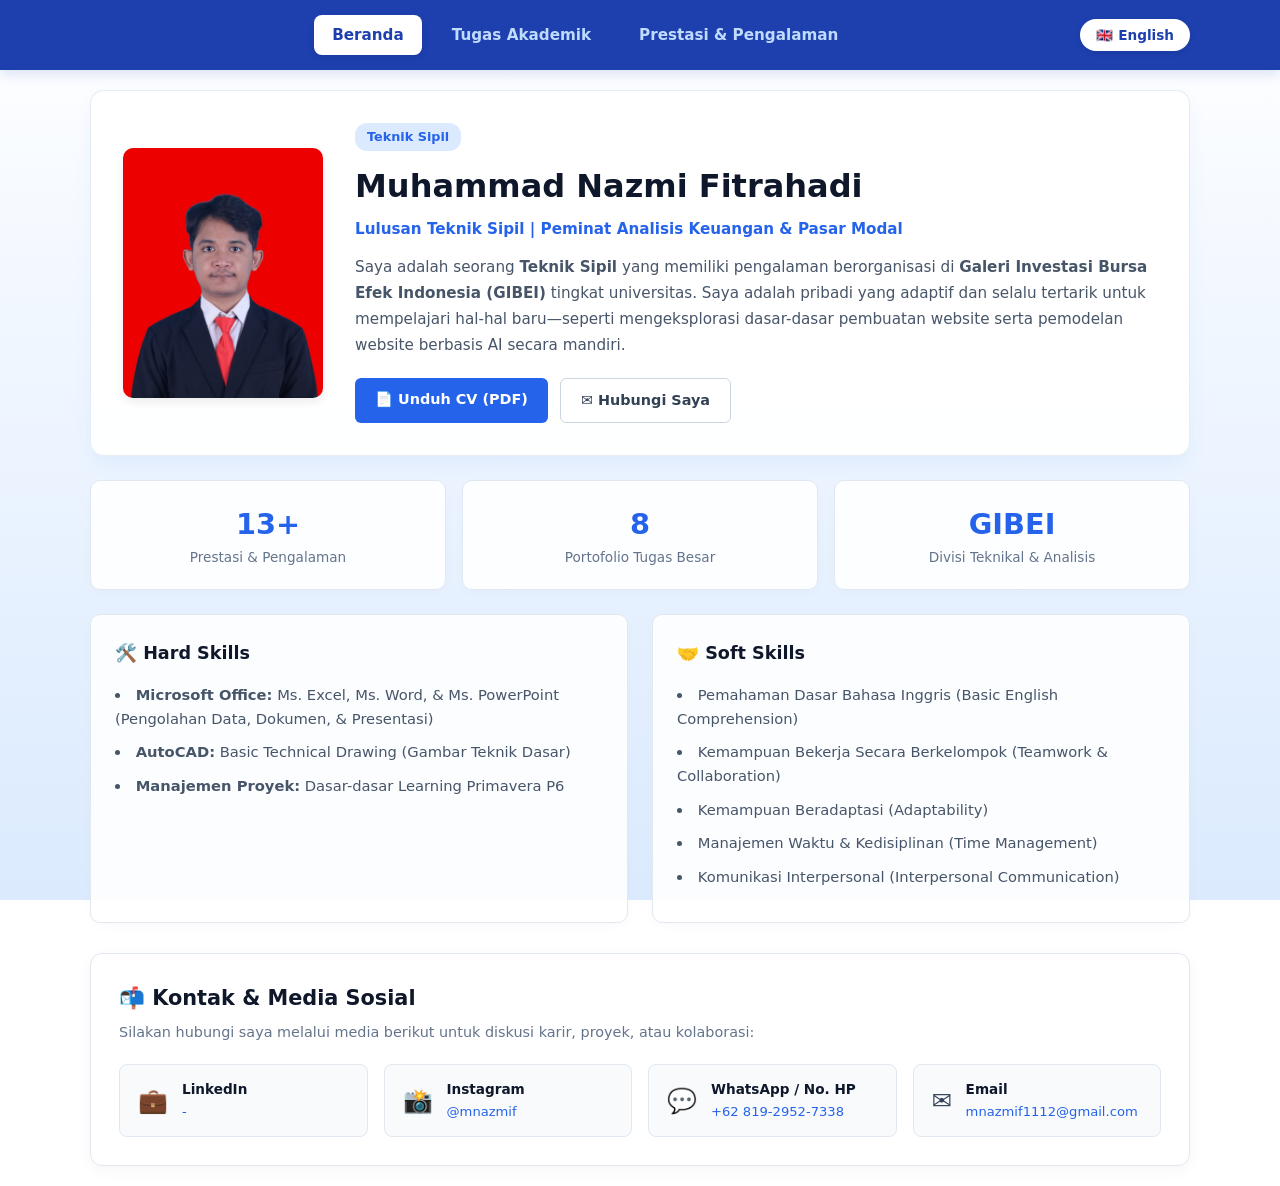
<file: index.html>
<!DOCTYPE html>
<html lang="id">
<head>
    <meta charset="UTF-8">
    <meta name="viewport" content="width=device-width, initial-scale=1.0">
    <title>Beranda - Muhammad Nazmi Fitrahadi</title>
    <link rel="stylesheet" href="style.css">
</head>
<body class="home-page">

    <!-- NAVBAR NAVIGATION (Warna Biru Muda) -->
    <header>
        <div class="container nav-container">
              <div class="logo"></div>
            <nav class="nav-links">
                <a href="index.html" class="active" id="nav-home">Beranda</a>
                <a href="portofolio.html" id="nav-portfolio">Tugas Akademik</a>
                <a href="prestasi.html" id="nav-achieve">Prestasi & Pengalaman</a>
            </nav>
            <button class="lang-btn" id="langToggle">🇬🇧 English</button>
        </div>
    </header>

    <div class="container">

        <!-- HERO / PROFILE SECTION -->
        <section id="about">
            <div class="profile-card">
                <div class="profile-img-container">
                    <img src="./image/foto1.jpg" alt="Foto Formal Muhammad Nazmi Fitrahadi" class="profile-img">
                </div>
                <div class="profile-info">
                    <span class="badge" id="badge-title">Teknik Sipil</span>
                    <h1>Muhammad Nazmi Fitrahadi</h1>
                    <p class="tagline" id="hero-tagline">Lulusan Teknik Sipil | Peminat Analisis Keuangan & Pasar Modal</p>
                    
                    <p id="profileSummary" class="summary-text">
                        Saya adalah seorang <strong>Teknik Sipil</strong> yang memiliki pengalaman berorganisasi di <strong>Galeri Investasi Bursa Efek Indonesia (GIBEI)</strong> tingkat universitas. Saya adalah pribadi yang adaptif dan selalu tertarik untuk mempelajari hal-hal baru—seperti mengeksplorasi dasar-dasar pembuatan website serta pemodelan website berbasis AI secara mandiri.
                    </p>

                    <div class="cta-buttons">
                        <a href="./file/cv.pdf" class="btn btn-primary" id="btn-cv">📄 Unduh CV (PDF)</a>
                        <a href="#contact-section" class="btn btn-outline" id="btn-contact">✉️ Hubungi Saya</a>
                    </div>
                </div>
            </div>

            <!-- QUICK STATS -->
            <div class="stats-grid">
                <div class="stat-card">
                    <h3>13+</h3>
                    <p id="stat-achieve">Prestasi & Pengalaman</p>
                </div>
                <div class="stat-card">
                    <h3>8</h3>
                    <p id="stat-projects">Portofolio Tugas Besar</p>
                </div>
                <div class="stat-card">
                    <h3>GIBEI</h3>
                    <p id="stat-gibei">Divisi Teknikal & Analisis</p>
                </div>
            </div>

            <!-- SKILLS GRID -->
            <div class="skills-grid">
                <div class="skill-card">
                    <h3 id="hardSkillTitle">🛠️ Hard Skills</h3>
                    <ul id="hardSkillList">
                        <li><strong>Microsoft Office:</strong> Ms. Excel, Ms. Word, & Ms. PowerPoint (Pengolahan Data, Dokumen, & Presentasi)</li>
                        <li><strong>AutoCAD:</strong> Basic Technical Drawing (Gambar Teknik Dasar)</li>
                        <li><strong>Manajemen Proyek:</strong> Dasar-dasar Learning Primavera P6</li>
                    </ul>
                </div>
                <div class="skill-card">
                    <h3 id="softSkillTitle">🤝 Soft Skills</h3>
                    <ul id="softSkillList">
                        <li>Pemahaman Dasar Bahasa Inggris (Basic English Comprehension)</li>
                        <li>Kemampuan Bekerja Secara Berkelompok (Teamwork & Collaboration)</li>
                        <li>Kemampuan Beradaptasi (Adaptability)</li>
                        <li>Manajemen Waktu & Kedisiplinan (Time Management)</li>
                        <li>Komunikasi Interpersonal (Interpersonal Communication)</li>
                    </ul>
                </div>
            </div>

            <!-- SECTION KONTAK PERSON -->
            <div id="contact-section" class="contact-card">
                <h2 id="contact-title">📬 Kontak & Media Sosial</h2>
                <p id="contact-desc">Silakan hubungi saya melalui media berikut untuk diskusi karir, proyek, atau kolaborasi:</p>
                <div class="contact-grid">
                    <a href="https://linkedin.com/in/username" target="_blank" class="contact-item">
                        <span class="icon">💼</span>
                        <div>
                            <strong>LinkedIn</strong>
                            <p>-</p>
                        </div>
                    </a>
                    <a href="https://instagram.com/mnazmif" target="_blank" class="contact-item">
                        <span class="icon">📸</span>
                        <div>
                            <strong>Instagram</strong>
                            <p>@mnazmif</p>
                        </div>
                    </a>
                    <a href="https://wa.me/6281929527338" target="_blank" class="contact-item">
                        <span class="icon">💬</span>
                        <div>
                            <strong id="lbl-wa">WhatsApp / No. HP</strong>
                            <p>+62 819-2952-7338</p>
                        </div>
                    </a>
                    <a href="mailto:mnazmif1112@gmail.com" class="contact-item">
                        <span class="icon">✉️</span>
                        <div>
                            <strong>Email</strong>
                            <p>mnazmif1112@gmail.com</p>
                        </div>
                    </a>
                </div>
            </div>

        </section>

    </div>

    <script src="script.js"></script>
</body>
</html>
</file>
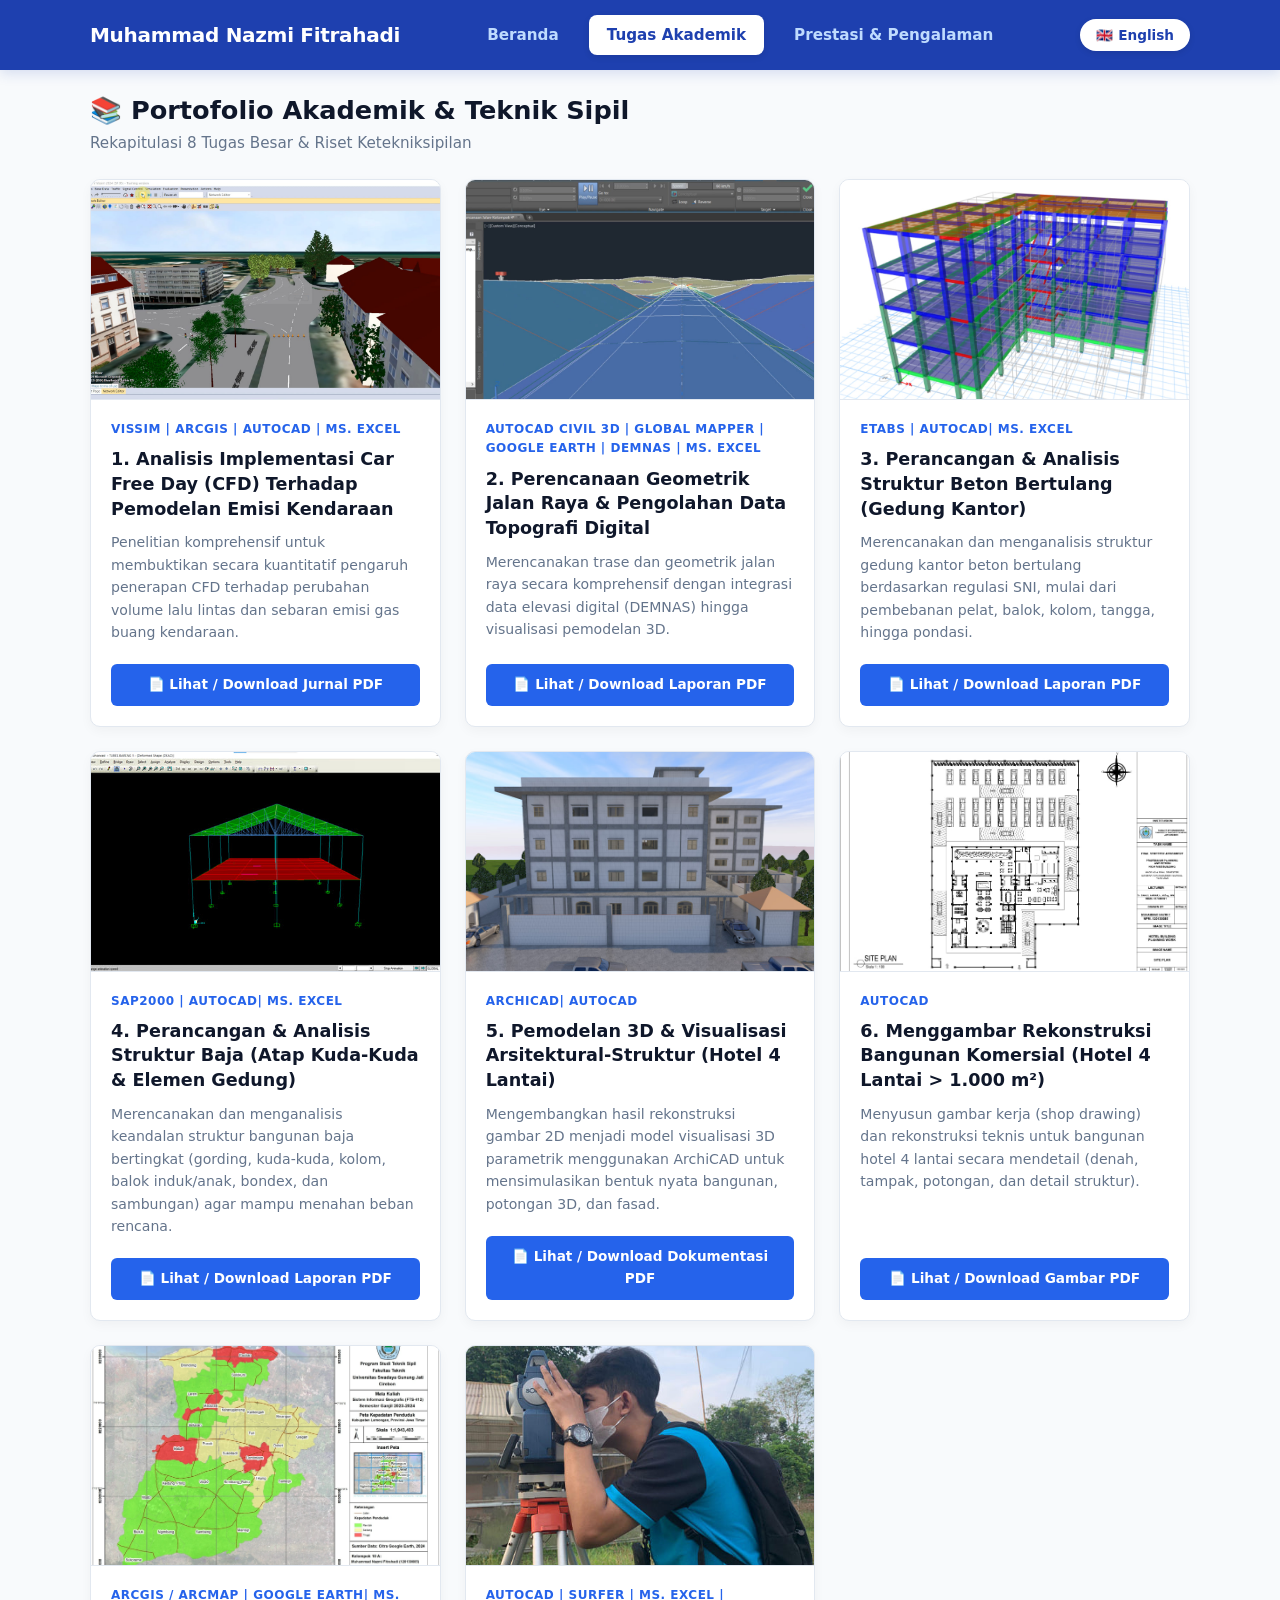
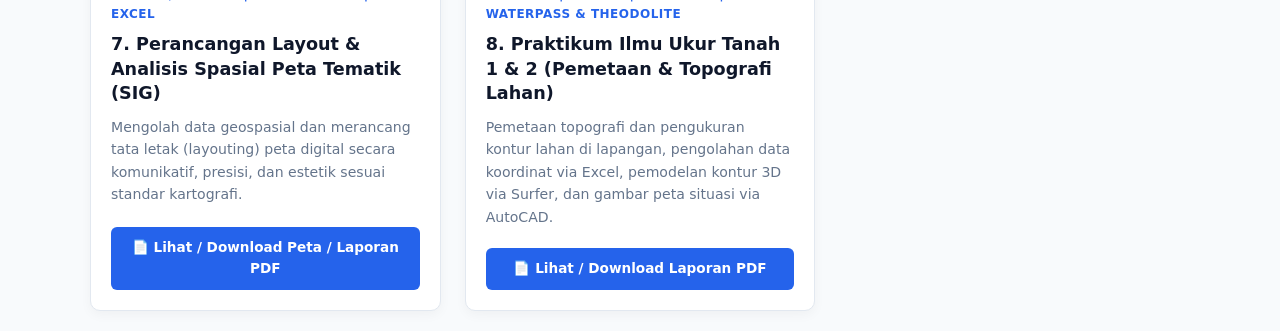
<file: portofolio.html>
<!DOCTYPE html>
<html lang="id">
<head>
    <meta charset="UTF-8">
    <meta name="viewport" content="width=device-width, initial-scale=1.0">
    <title>Tugas Akademik - Muhammad Nazmi Fitrahadi</title>
    <link rel="stylesheet" href="style.css">
</head>
<body>

    <!-- NAVBAR NAVIGATION -->
    <header>
        <div class="container nav-container">
            <div class="logo">Muhammad Nazmi Fitrahadi</div>
            <nav class="nav-links">
                <a href="index.html" id="nav-home">Beranda</a>
                <a href="portofolio.html" class="active" id="nav-portfolio">Tugas Akademik</a>
                <a href="prestasi.html" id="nav-achieve">Prestasi & Pengalaman</a>
            </nav>
            <button class="lang-btn" id="langToggle">🇬🇧 English</button>
        </div>
    </header>

    <div class="container">

        <section id="academic">
            <div class="section-header">
                <h2 class="section-title" id="academicTitle">📚 Portofolio Akademik & Teknik Sipil</h2>
                <p class="section-subtitle" id="academicSubtitle">Rekapitulasi 8 Tugas Besar & Riset Ketekniksipilan</p>
            </div>

            <div class="portfolio-grid">

                <!-- 1. CFD -->
                <div class="portfolio-card">
                    <div class="media-placeholder large-media">
                        <img src="./image/jurnal.jpg" alt="Simulasi VISSIM / Peta Sebaran Emisi ArcGIS / Layout AutoCAD" class="portfolio-img">
                    </div>
                    <div class="portfolio-content">
                        <span class="tools-tag">VISSIM | ArcGIS | AutoCAD | Ms. Excel</span>
                        <h3 class="portfolio-title" id="p1-title">1. Analisis Implementasi Car Free Day (CFD) Terhadap Pemodelan Emisi Kendaraan</h3>
                        <p class="portfolio-desc" id="p1-desc">Penelitian komprehensif untuk membuktikan secara kuantitatif pengaruh penerapan CFD terhadap perubahan volume lalu lintas dan sebaran emisi gas buang kendaraan.</p>
                        <a href="./file/cfd.pdf" class="pdf-btn">📄 <span class="btn-text">Lihat / Download Jurnal PDF</span></a>
                    </div>
                </div>

                <!-- 2. Geometrik Jalan -->
                <div class="portfolio-card">
                    <div class="media-placeholder large-media">
                        <img src="./image/jalan.jpg" alt="Trase Jalan / Profil Memanjang 3D Civil 3D & Peta DEMNAS" class="portfolio-img">
                    </div>
                    <div class="portfolio-content">
                        <span class="tools-tag">AutoCAD Civil 3D | Global Mapper | Google Earth | DEMNAS | Ms. Excel</span>
                        <h3 class="portfolio-title" id="p2-title">2. Perencanaan Geometrik Jalan Raya & Pengolahan Data Topografi Digital</h3>
                        <p class="portfolio-desc" id="p2-desc">Merencanakan trase dan geometrik jalan raya secara komprehensif dengan integrasi data elevasi digital (DEMNAS) hingga visualisasi pemodelan 3D.</p>
                        <a href="./file/jalan.pdf" class="pdf-btn">📄 <span class="btn-text">Lihat / Download Laporan PDF</span></a>
                    </div>
                </div>

                <!-- 3. Beton Bertulang -->
                <div class="portfolio-card">
                    <div class="media-placeholder large-media">
                        <img src="./image/beton.jpg" alt="Pemodelan ETABS & Detail Penulangan Balok/Kolom/Pondasi CAD" class="portfolio-img">
                    </div>
                    <div class="portfolio-content">
                        <span class="tools-tag">ETABS | AutoCAD| Ms. Excel</span>
                        <h3 class="portfolio-title" id="p3-title">3. Perancangan & Analisis Struktur Beton Bertulang (Gedung Kantor)</h3>
                        <p class="portfolio-desc" id="p3-desc">Merencanakan dan menganalisis struktur gedung kantor beton bertulang berdasarkan regulasi SNI, mulai dari pembebanan pelat, balok, kolom, tangga, hingga pondasi.</p>
                        <a href="./file/beton.pdf" class="pdf-btn">📄 <span class="btn-text">Lihat / Download Laporan PDF</span></a>
                    </div>
                </div>

                <!-- 4. Struktur Baja -->
                <div class="portfolio-card">
                    <div class="media-placeholder large-media">
                        <img src="./image/baja.jpg" alt="Pemodelan SAP2000 & Detail Sambungan/Kuda-kuda CAD" class="portfolio-img">
                    </div>
                    <div class="portfolio-content">
                        <span class="tools-tag">SAP2000 | AutoCAD| Ms. Excel</span>
                        <h3 class="portfolio-title" id="p4-title">4. Perancangan & Analisis Struktur Baja (Atap Kuda-Kuda & Elemen Gedung)</h3>
                        <p class="portfolio-desc" id="p4-desc">Merencanakan dan menganalisis keandalan struktur bangunan baja bertingkat (gording, kuda-kuda, kolom, balok induk/anak, bondex, dan sambungan) agar mampu menahan beban rencana.</p>
                        <a href="./file/baja.pdf" class="pdf-btn">📄 <span class="btn-text">Lihat / Download Laporan PDF</span></a>
                    </div>
                </div>

                <!-- 5. ArchiCAD -->
                <div class="portfolio-card">
                    <div class="media-placeholder large-media">
                        <img src="./image/archicad.jpg" alt="Perspective Render 3D / 3D Cutaway Hotel di ArchiCAD" class="portfolio-img">
                    </div>
                    <div class="portfolio-content">
                        <span class="tools-tag">ArchiCAD| AutoCAD</span>
                        <h3 class="portfolio-title" id="p5-title">5. Pemodelan 3D & Visualisasi Arsitektural-Struktur (Hotel 4 Lantai)</h3>
                        <p class="portfolio-desc" id="p5-desc">Mengembangkan hasil rekonstruksi gambar 2D menjadi model visualisasi 3D parametrik menggunakan ArchiCAD untuk mensimulasikan bentuk nyata bangunan, potongan 3D, dan fasad.</p>
                        <a href="./file/archicad.pdf" class="pdf-btn">📄 <span class="btn-text">Lihat / Download Dokumentasi PDF</span></a>
                    </div>
                </div>

                <!-- 6. Shop Drawing -->
                <div class="portfolio-card">
                    <div class="media-placeholder large-media">
                        <img src="./image/drawing.jpg" alt="Denah Lantai / Potongan Gedung / Tampak Hotel di AutoCAD" class="portfolio-img">
                    </div>
                    <div class="portfolio-content">
                        <span class="tools-tag">AutoCAD</span>
                        <h3 class="portfolio-title" id="p6-title">6. Menggambar Rekonstruksi Bangunan Komersial (Hotel 4 Lantai > 1.000 m²)</h3>
                        <p class="portfolio-desc" id="p6-desc">Menyusun gambar kerja (shop drawing) dan rekonstruksi teknis untuk bangunan hotel 4 lantai secara mendetail (denah, tampak, potongan, dan detail struktur).</p>
                        <a href="./file/drawing.pdf" class="pdf-btn">📄 <span class="btn-text">Lihat / Download Gambar PDF</span></a>
                    </div>
                </div>

                <!-- 7. SIG / ArcGIS -->
                <div class="portfolio-card">
                    <div class="media-placeholder large-media">
                        <img src="./image/peta.jpg" alt="Layout Peta Tematik / Digitasi Wilayah di ArcGIS" class="portfolio-img">
                    </div>
                    <div class="portfolio-content">
                        <span class="tools-tag">ArcGIS / ArcMap | Google Earth| Ms. Excel</span>
                        <h3 class="portfolio-title" id="p7-title">7. Perancangan Layout & Analisis Spasial Peta Tematik (SIG)</h3>
                        <p class="portfolio-desc" id="p7-desc">Mengolah data geospasial dan merancang tata letak (layouting) peta digital secara komunikatif, presisi, dan estetik sesuai standar kartografi.</p>
                        <a href="./file/peta.pdf" class="pdf-btn">📄 <span class="btn-text">Lihat / Download Peta / Laporan PDF</span></a>
                    </div>
                </div>

                <!-- 8. Ukur Tanah -->
                <div class="portfolio-card">
                    <div class="media-placeholder large-media">
                        <img src="./image/iut1.jpg" alt="Peta Kontur / Potongan Lahan / Pemodelan 3D Surfer" class="portfolio-img">
                    </div>
                    <div class="portfolio-content">
                        <span class="tools-tag">AutoCAD | Surfer | Ms. Excel | Waterpass & Theodolite</span>
                        <h3 class="portfolio-title" id="p8-title">8. Praktikum Ilmu Ukur Tanah 1 & 2 (Pemetaan & Topografi Lahan)</h3>
                        <p class="portfolio-desc" id="p8-desc">Pemetaan topografi dan pengukuran kontur lahan di lapangan, pengolahan data koordinat via Excel, pemodelan kontur 3D via Surfer, dan gambar peta situasi via AutoCAD.</p>
                        <a href="./file/iut.pdf" class="pdf-btn">📄 <span class="btn-text">Lihat / Download Laporan PDF</span></a>
                    </div>
                </div>

            </div>
        </section>

    </div>

    <script src="script.js"></script>
</body>
</html>
</file>
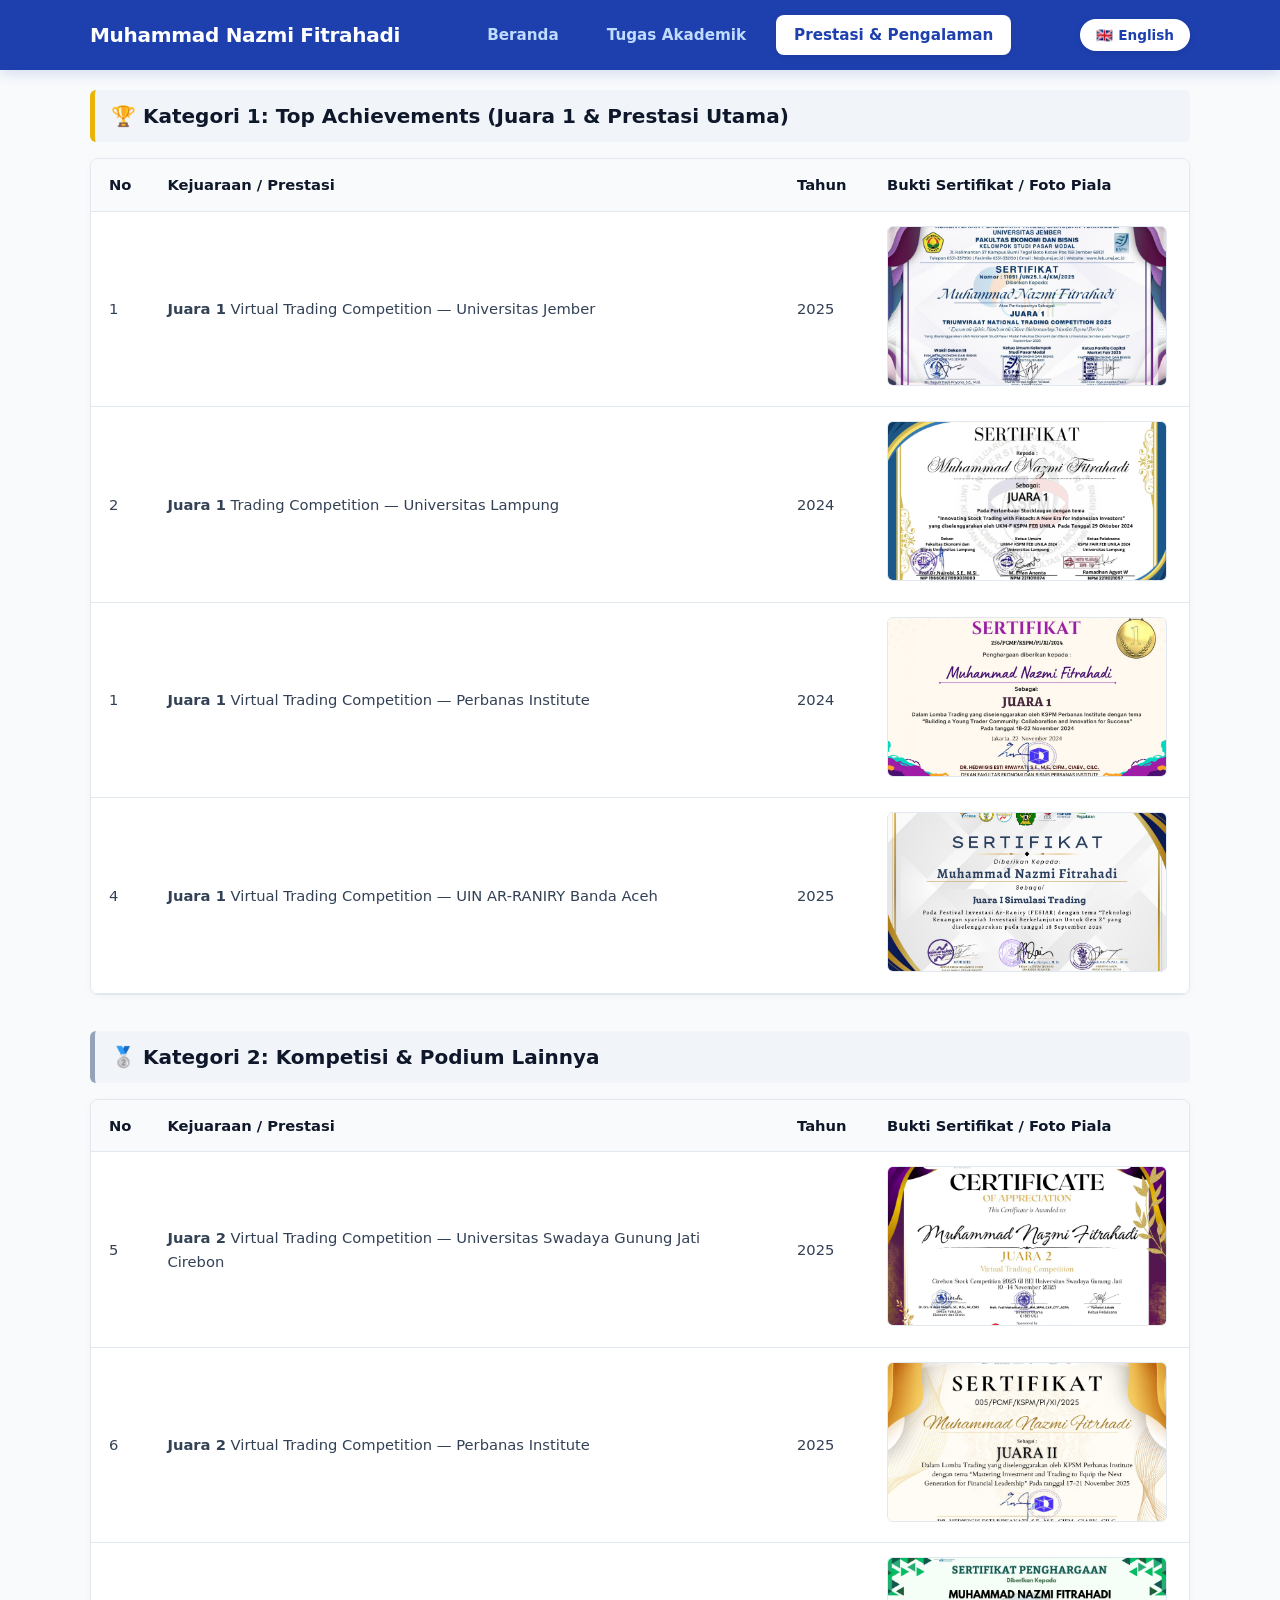
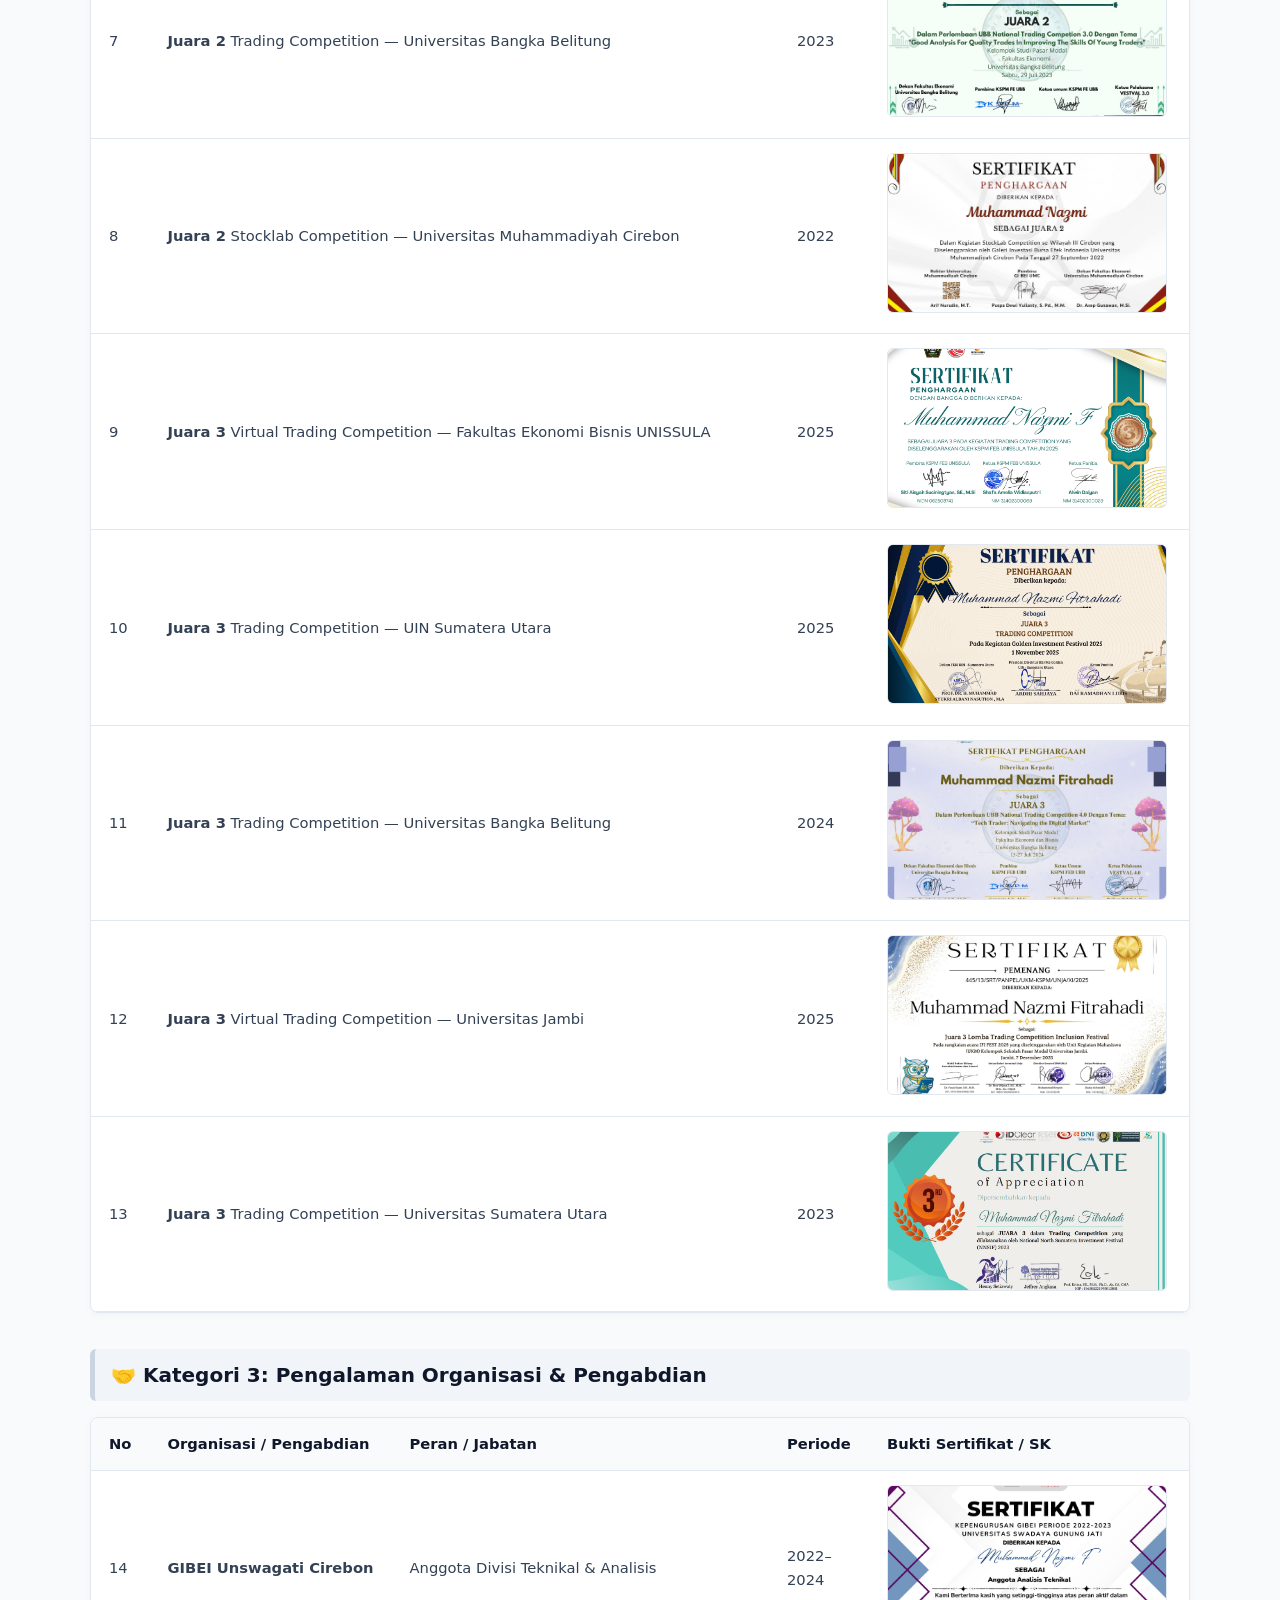
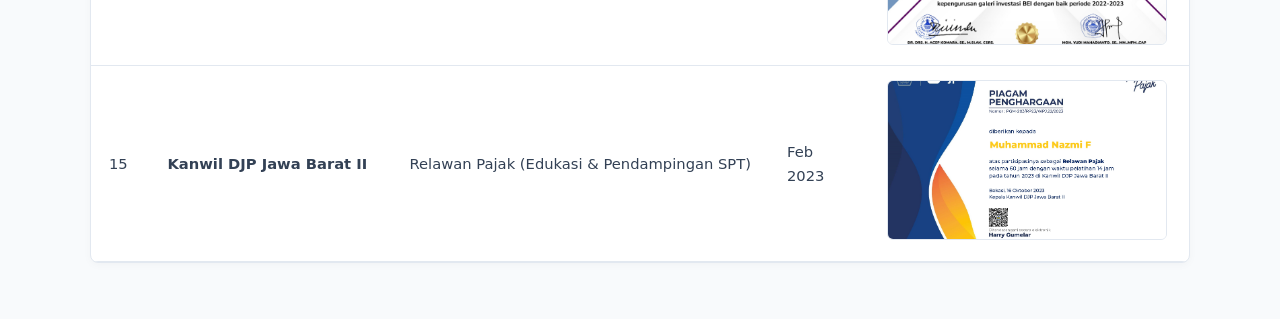
<file: prestasi.html>
<!DOCTYPE html>
<html lang="id">
<head>
    <meta charset="UTF-8">
    <meta name="viewport" content="width=device-width, initial-scale=1.0">
    <title>Prestasi & Pengalaman - Muhammad Nazmi Fitrahadi</title>
    <link rel="stylesheet" href="style.css">
</head>
<body>

    <!-- NAVBAR NAVIGATION -->
    <header>
        <div class="container nav-container">
            <div class="logo">Muhammad Nazmi Fitrahadi</div>
            <nav class="nav-links">
                <a href="index.html" id="nav-home">Beranda</a>
                <a href="portofolio.html" id="nav-portfolio">Tugas Akademik</a>
                <a href="prestasi.html" class="active" id="nav-achieve">Prestasi & Pengalaman</a>
            </nav>
            <button class="lang-btn" id="langToggle">🇬🇧 English</button>
        </div>
    </header>

    <div class="container">

        <section id="achievements">
            
            <!-- KATEGORI 1 -->
            <div class="category-block">
                <h2 class="category-title gold" id="cat1-title">🏆 Kategori 1: Top Achievements (Juara 1 & Prestasi Utama)</h2>
                <div class="table-responsive">
                    <table>
                        <thead>
                            <tr>
                                <th style="width: 50px;">No</th>
                                <th class="th-event">Kejuaraan / Prestasi</th>
                                <th style="width: 90px;" class="th-year">Tahun</th>
                                <th style="width: 320px;" class="th-proof">Bukti Sertifikat / Foto Piala</th>
                            </tr>
                        </thead>
                        <tbody>
                            <tr>
                                <td>1</td>
                                <td><strong class="award-1st">Juara 1</strong> Virtual Trading Competition — Universitas Jember</td>
                                <td>2025</td>
                                <td><img src="./image/image/Juara 1 Trading Competition UNEJ.jpg" alt="Juara 1 Virtual Competition UNEJ" class="cert-img"></td>
                            </tr>
                            <tr>
                                <td>2</td>
                                <td><strong class="award-1st">Juara 1</strong> Trading Competition — Universitas Lampung</td>
                                <td>2024</td>
                                <td><img src="./image/image/Juara 1 Trading Competition UNILA.jpg" alt="Juara 1 Trading Competition UNILA" class="cert-img"></td>
                            </tr>
                            <tr>
                                <td>1</td>
                                <td><strong class="award-1st">Juara 1</strong> Virtual Trading Competition — Perbanas Institute</td>
                                <td>2024</td>
                                <td><img src="./image/image/Juara 1 Trading Competition perbanas.jpg" alt="Juara 1 Virtual Trading Competition Perbanas" class="cert-img"></td>
                            </tr>
                            <tr>
                                <td>4</td>
                                <td><strong class="award-1st">Juara 1</strong> Virtual Trading Competition — UIN AR-RANIRY Banda Aceh</td>
                                <td>2025</td>
                                <td><img src="./image/image/Juara 1 Trading Competition UIN ARRANIRY.jpg" alt="Juara 1 Virtual Trading Competition UIN AR-Raniry" class="cert-img"></td>
                            </tr>
                        </tbody>
                    </table>
                </div>
            </div>

            <!-- KATEGORI 2 -->
            <div class="category-block">
                <h2 class="category-title silver" id="cat2-title">🥈 Kategori 2: Kompetisi & Podium Lainnya</h2>
                <div class="table-responsive">
                    <table>
                        <thead>
                            <tr>
                                <th style="width: 50px;">No</th>
                                <th class="th-event">Kejuaraan / Prestasi</th>
                                <th style="width: 90px;" class="th-year">Tahun</th>
                                <th style="width: 320px;" class="th-proof">Bukti Sertifikat / Foto Piala</th>
                            </tr>
                        </thead>
                        <tbody>
                            <tr>
                                <td>5</td>
                                <td><strong class="award-2nd">Juara 2</strong> Virtual Trading Competition — Universitas Swadaya Gunung Jati Cirebon</td>
                                <td>2025</td>
                                <td><img src="./image/image/Juara 2 Virtual Trading Competition UGJ.jpg" alt="Juara 2 Virtual Trading Competition UGJ" class="cert-img"></td>
                            </tr>
                            <tr>
                                <td>6</td>
                                <td><strong class="award-2nd">Juara 2</strong> Virtual Trading Competition — Perbanas Institute</td>
                                <td>2025</td>
                                <td><img src="./image/image/Juara 2 Virtual Trading Competition Perbanas.jpg" alt="Juara 2 Virtual Trading Competition Perbanas" class="cert-img"></td>
                            </tr>
                                <tr>
                                <td>7</td>
                                <td><strong class="award-2nd">Juara 2</strong> Trading Competition — Universitas Bangka Belitung</td>
                                <td>2023</td>
                                <td><img src="./image/image/Juara 2 Trading Competition UBB.jpg" alt="Juara 2 Trading Competition UBB" class="cert-img"></td>
                            </tr>
                            <tr>
                                <td>8</td>
                                <td><strong class="award-2nd">Juara 2</strong> Stocklab Competition — Universitas Muhammadiyah Cirebon</td>
                                <td>2022</td>
                                <td><img src="./image/image/Juara 2 Stocklab Competition UMC.jpg" alt="Juara 2 Stocklab Competition UMC" class="cert-img"></td>
                            </tr>
                            <tr>
                                <td>9</td>
                                <td><strong class="award-3rd">Juara 3</strong> Virtual Trading Competition — Fakultas Ekonomi Bisnis UNISSULA</td>
                                <td>2025</td>
                                <td><img src="./image/image/Juara 3 Virtual Trading Competition UNISSULA.jpg" alt="Juara 3 Virtual Trading Competition UNISSULA" class="cert-img"></td>
                            </tr>
                            <tr>
                                <td>10</td>
                                <td><strong class="award-3rd">Juara 3</strong> Trading Competition — UIN Sumatera Utara</td>
                                <td>2025</td>
                                <td><img src="./image/image/Juara 3 Trading Competition UINSU.jpg" alt="Juara 3 Trading Competition UINSU" class="cert-img"></td>
                            </tr>
                            <tr>
                                <td>11</td>
                                <td><strong class="award-3rd">Juara 3</strong> Trading Competition — Universitas Bangka Belitung</td>
                                <td>2024</td>
                                <td><img src="./image/image/Juara 3 Trading Competition UBB.jpg" alt="Juara 3 Trading Competition UBB" class="cert-img"></td>
                            </tr>
                               <tr>
                                <td>12</td>
                                <td><strong class="award-3rd">Juara 3</strong> Virtual Trading Competition — Universitas Jambi</td>
                                <td>2025</td>
                                <td><img src="./image/image/Juara 3 Virtual Trading Competition UNJA.jpg" alt="Juara 3 Virtual Trading Competition UNJA" class="cert-img"></td>
                            </tr>
                            <tr>
                                <td>13</td>
                                <td><strong class="award-3rd">Juara 3</strong> Trading Competition — Universitas Sumatera Utara</td>
                                <td>2023</td>
                                <td><img src="./image/image/Juara 3 Virtual Trading Competition USU.jpg" alt="Juara 3 Trading Competition USU" class="cert-img"></td>
                            </tr>
                        </tbody>
                    </table>
                </div>
            </div>

            <!-- KATEGORI 3 -->
            <div class="category-block">
                <h2 class="category-title bronze" id="cat3-title">🤝 Kategori 3: Pengalaman Organisasi & Pengabdian</h2>
                <div class="table-responsive">
                    <table>
                        <thead>
                            <tr>
                                <th style="width: 50px;">No</th>
                                <th class="th-org">Organisasi / Pengabdian</th>
                                <th class="th-role">Peran / Jabatan</th>
                                <th style="width: 100px;" class="th-period">Periode</th>
                                <th style="width: 320px;" class="th-proof">Bukti Sertifikat / SK</th>
                            </tr>
                        </thead>
                        <tbody>
                            <tr>
                                <td>14</td>
                                <td><strong>GIBEI Unswagati Cirebon</strong></td>
                                <td id="role-gibei">Anggota Divisi Teknikal & Analisis</td>
                                <td>2022–2024</td>
                                <td><img src="./image/image/Gibei.jpg" alt="Sertifikat GIBEI Unswagati" class="cert-img"></td>
                            </tr>
                            <tr>
                                <td>15</td>
                                <td><strong>Kanwil DJP Jawa Barat II</strong></td>
                                <td id="role-tax">Relawan Pajak (Edukasi & Pendampingan SPT)</td>
                                <td>Feb 2023</td>
                                <td><img src="./image/image/Relawan Pajak.jpg" alt="Sertifikat Relawan Pajak DJP" class="cert-img"></td>
                            </tr>
                        </tbody>
                    </table>
                </div>
            </div>

        </section>

    </div>

    <script src="script.js"></script>
</body>
</html>
</file>
<file: style.css>
:root {
    --primary-color: #0f172a;
    --accent-color: #2563eb;
    --accent-hover: #1d4ed8;
    --bg-color: #f8fafc;
    --card-bg: #ffffff;
    --text-color: #334155;
    --border-color: #e2e8f0;
    
    /* WARNA BIRU UTAMA NAVBAR */
    --header-bg: #1e40af; 
    --header-text: #ffffff;
}

* {
    box-sizing: border-box;
    margin: 0;
    padding: 0;
    font-family: 'Segoe UI', system-ui, -apple-system, sans-serif;
}

body {
    background-color: var(--bg-color);
    color: var(--text-color);
    line-height: 1.6;
}

/* GRADASI BACKGROUND BERANDA */
body.home-page {
    background: linear-gradient(180deg, #ffffff 0%, #eff6ff 40%, #dbeafe 100%);
    background-attachment: fixed;
}

.container {
    max-width: 1140px;
    margin: 0 auto;
    padding: 20px;
}

/* HEADER NAVBAR */
header {
    background-color: var(--header-bg);
    padding: 0;
    position: sticky;
    top: 0;
    z-index: 1000;
    box-shadow: 0 4px 12px rgba(30, 64, 175, 0.15);
}

.nav-container {
    display: flex;
    justify-content: space-between;
    align-items: center;
    height: 70px;
}

.logo {
    font-size: 1.25rem;
    font-weight: 700;
    letter-spacing: -0.3px;
    color: var(--header-text);
}

.nav-links {
    display: flex;
    align-items: center;
    gap: 12px;
    height: 100%;
}

.nav-links a {
    color: #bfdbfe;
    text-decoration: none !important;
    font-weight: 600;
    font-size: 0.95rem;
    padding: 8px 18px;
    border-radius: 8px;
    border: none !important;
    transition: all 0.2s ease;
    display: inline-flex;
    align-items: center;
}

.nav-links a:hover {
    color: #ffffff;
    background: rgba(255, 255, 255, 0.15);
}

.nav-links a.active {
    color: #1e40af;
    background: #ffffff;
    font-weight: 700;
    box-shadow: 0 2px 6px rgba(0, 0, 0, 0.1);
}

/* TOMBOL SWITCH BAHASA */
.lang-btn {
    background: #ffffff;
    border: none;
    color: #1e40af;
    padding: 8px 16px;
    border-radius: 20px;
    cursor: pointer;
    font-size: 0.85rem;
    font-weight: 700;
    transition: all 0.2s ease;
    box-shadow: 0 2px 6px rgba(0, 0, 0, 0.1);
    outline: none;
}

.lang-btn:hover {
    background: #eff6ff;
    transform: translateY(-1px);
}

/* PROFILE CARD & HERO SECTION */
.profile-card {
    background: rgba(255, 255, 255, 0.95);
    backdrop-filter: blur(8px);
    border: 1px solid rgba(226, 232, 240, 0.8);
    border-radius: 14px;
    padding: 32px;
    display: flex;
    gap: 32px;
    align-items: center;
    box-shadow: 0 10px 25px -5px rgba(37, 99, 235, 0.08);
    margin-bottom: 24px;
}

/* PERBAIKAN STYLING FOTO PROFIL HERO */
.profile-img-container {
    width: 200px;
    height: 250px;
    border-radius: 10px;
    overflow: hidden;
    flex-shrink: 0;
    background-color: #f1f5f9;
    box-shadow: 0 4px 10px rgba(0,0,0,0.08);
}

.profile-img {
    width: 100%;
    height: 100%;
    object-fit: cover;
    display: block;
}

.profile-info {
    flex-grow: 1;
}

.badge {
    display: inline-block;
    background: #dbeafe;
    color: var(--accent-color);
    font-size: 0.8rem;
    font-weight: 700;
    padding: 4px 12px;
    border-radius: 12px;
    margin-bottom: 10px;
}

.profile-info h1 {
    font-size: 2rem;
    color: var(--primary-color);
    margin-bottom: 4px;
}

.tagline {
    font-size: 0.95rem;
    color: var(--accent-color);
    font-weight: 600;
    margin-bottom: 14px;
}

.summary-text {
    font-size: 0.95rem;
    color: #475569;
    margin-bottom: 20px;
    line-height: 1.7;
}

.cta-buttons {
    display: flex;
    gap: 12px;
}

.btn {
    display: inline-block;
    padding: 10px 20px;
    border-radius: 6px;
    text-decoration: none;
    font-weight: 600;
    font-size: 0.9rem;
    transition: 0.2s;
}

.btn-primary {
    background: var(--accent-color);
    color: white;
}

.btn-primary:hover {
    background: var(--accent-hover);
}

.btn-outline {
    border: 1px solid #cbd5e1;
    color: var(--text-color);
    background: white;
}

.btn-outline:hover {
    background: #f1f5f9;
}

/* STATS GRID */
.stats-grid {
    display: grid;
    grid-template-columns: repeat(3, 1fr);
    gap: 16px;
    margin-bottom: 24px;
}

.stat-card {
    background: rgba(255, 255, 255, 0.9);
    padding: 20px;
    border-radius: 10px;
    text-align: center;
    border: 1px solid var(--border-color);
    box-shadow: 0 4px 12px rgba(0,0,0,0.02);
}

.stat-card h3 {
    font-size: 1.8rem;
    color: var(--accent-color);
}

.stat-card p {
    font-size: 0.85rem;
    color: #64748b;
}

/* SKILLS GRID */
.skills-grid {
    display: grid;
    grid-template-columns: 1fr 1fr;
    gap: 24px;
    margin-bottom: 30px;
}

.skill-card {
    background: rgba(255, 255, 255, 0.9);
    padding: 24px;
    border-radius: 10px;
    border: 1px solid var(--border-color);
    box-shadow: 0 4px 12px rgba(0,0,0,0.02);
}

.skill-card h3 {
    margin-bottom: 16px;
    color: var(--primary-color);
    font-size: 1.1rem;
}

.skill-card ul {
    list-style-position: inside;
    color: #475569;
    font-size: 0.92rem;
}

.skill-card li {
    margin-bottom: 10px;
}

/* KONTAK PERSON SECTION */
.contact-card {
    background: var(--card-bg);
    border-radius: 12px;
    padding: 28px;
    border: 1px solid var(--border-color);
    box-shadow: 0 4px 16px rgba(0, 0, 0, 0.04);
}

.contact-card h2 {
    font-size: 1.3rem;
    color: var(--primary-color);
    margin-bottom: 6px;
}

.contact-card p {
    font-size: 0.9rem;
    color: #64748b;
    margin-bottom: 20px;
}

.contact-grid {
    display: grid;
    grid-template-columns: repeat(auto-fit, minmax(220px, 1fr));
    gap: 16px;
}

.contact-item {
    display: flex;
    align-items: center;
    gap: 14px;
    padding: 14px 18px;
    background: #f8fafc;
    border: 1px solid var(--border-color);
    border-radius: 8px;
    text-decoration: none;
    color: var(--text-color);
    transition: all 0.2s ease;
}

.contact-item:hover {
    border-color: var(--accent-color);
    background: #eff6ff;
    transform: translateY(-2px);
}

.contact-item .icon {
    font-size: 1.5rem;
}

.contact-item strong {
    font-size: 0.85rem;
    color: var(--primary-color);
    display: block;
}

.contact-item p {
    font-size: 0.82rem;
    color: var(--accent-color);
    margin: 0;
}

/* PORTOFOLIO GRID */
.section-header {
    margin-bottom: 24px;
}

.section-title {
    font-size: 1.6rem;
    color: var(--primary-color);
}

.section-subtitle {
    color: #64748b;
    font-size: 0.95rem;
}

.portfolio-grid {
    display: grid;
    grid-template-columns: repeat(auto-fit, minmax(320px, 1fr));
    gap: 24px;
}

.portfolio-card {
    background: var(--card-bg);
    border-radius: 10px;
    overflow: hidden;
    box-shadow: 0 4px 12px rgba(0,0,0,0.04);
    display: flex;
    flex-direction: column;
    border: 1px solid var(--border-color);
}

/* PERBAIKAN MEDIA PORTOFOLIO (PREVIEW AKADEMIK) */
.media-placeholder.large-media {
    height: 220px;
    background-color: #f1f5f9;
    overflow: hidden;
    border-bottom: 1px solid var(--border-color);
}

.portfolio-img {
    width: 100%;
    height: 100%;
    object-fit: cover;
    transition: transform 0.3s ease;
}

.portfolio-card:hover .portfolio-img {
    transform: scale(1.03);
}

.portfolio-content {
    padding: 20px;
    display: flex;
    flex-direction: column;
    flex-grow: 1;
}

.tools-tag {
    font-size: 0.75rem;
    font-weight: 700;
    color: var(--accent-color);
    margin-bottom: 8px;
    text-transform: uppercase;
    letter-spacing: 0.5px;
}

.portfolio-title {
    font-size: 1.1rem;
    margin-bottom: 10px;
    color: var(--primary-color);
    line-height: 1.4;
}

.portfolio-desc {
    font-size: 0.88rem;
    color: #64748b;
    margin-bottom: 20px;
    flex-grow: 1;
}

.pdf-btn {
    display: block;
    padding: 10px 14px;
    background-color: var(--accent-color);
    color: white;
    text-decoration: none;
    border-radius: 6px;
    font-size: 0.85rem;
    font-weight: 600;
    text-align: center;
    transition: background 0.2s;
}

.pdf-btn:hover {
    background-color: var(--accent-hover);
}

/* PRESTASI PAGE */
.category-block {
    margin-bottom: 36px;
}

.category-title {
    font-size: 1.25rem;
    padding: 10px 16px;
    border-radius: 6px;
    margin-bottom: 16px;
    color: var(--primary-color);
    background: #f1f5f9;
}

.category-title.gold { border-left: 5px solid #eab308; }
.category-title.silver { border-left: 5px solid #94a3b8; }
.category-title.bronze { border-left: 5px solid #cbd5e1; }

.table-responsive {
    background: var(--card-bg);
    border-radius: 8px;
    overflow-x: auto;
    box-shadow: 0 2px 8px rgba(0,0,0,0.03);
    border: 1px solid var(--border-color);
}

table {
    width: 100%;
    border-collapse: collapse;
    text-align: left;
    font-size: 0.92rem;
}

th, td {
    padding: 14px 18px;
    border-bottom: 1px solid var(--border-color);
    vertical-align: middle;
}

th {
    background-color: #f8fafc;
    color: var(--primary-color);
    font-weight: 600;
}

/* PERBAIKAN STYLING GAMBAR SERTIFIKAT */
.cert-img {
    width: 100%;
    max-width: 280px;
    height: 160px;
    object-fit: cover;
    border-radius: 6px;
    border: 1px solid var(--border-color);
    cursor: pointer;
    transition: transform 0.2s ease, box-shadow 0.2s ease;
}

.cert-img:hover {
    transform: scale(1.02);
    box-shadow: 0 4px 12px rgba(37, 99, 235, 0.15);
}

/* RESPONSIVE DESIGN */
@media (max-width: 768px) {
    .nav-container {
        flex-direction: column;
        height: auto;
        padding: 15px 0;
        gap: 12px;
    }
    .nav-links {
        height: auto;
    }
    .nav-links a {
        padding: 8px 12px;
    }
    .profile-card {
        flex-direction: column;
        text-align: center;
    }
    .stats-grid, .skills-grid, .contact-grid {
        grid-template-columns: 1fr;
    }
    .cta-buttons {
        justify-content: center;
    }
}
</file>
